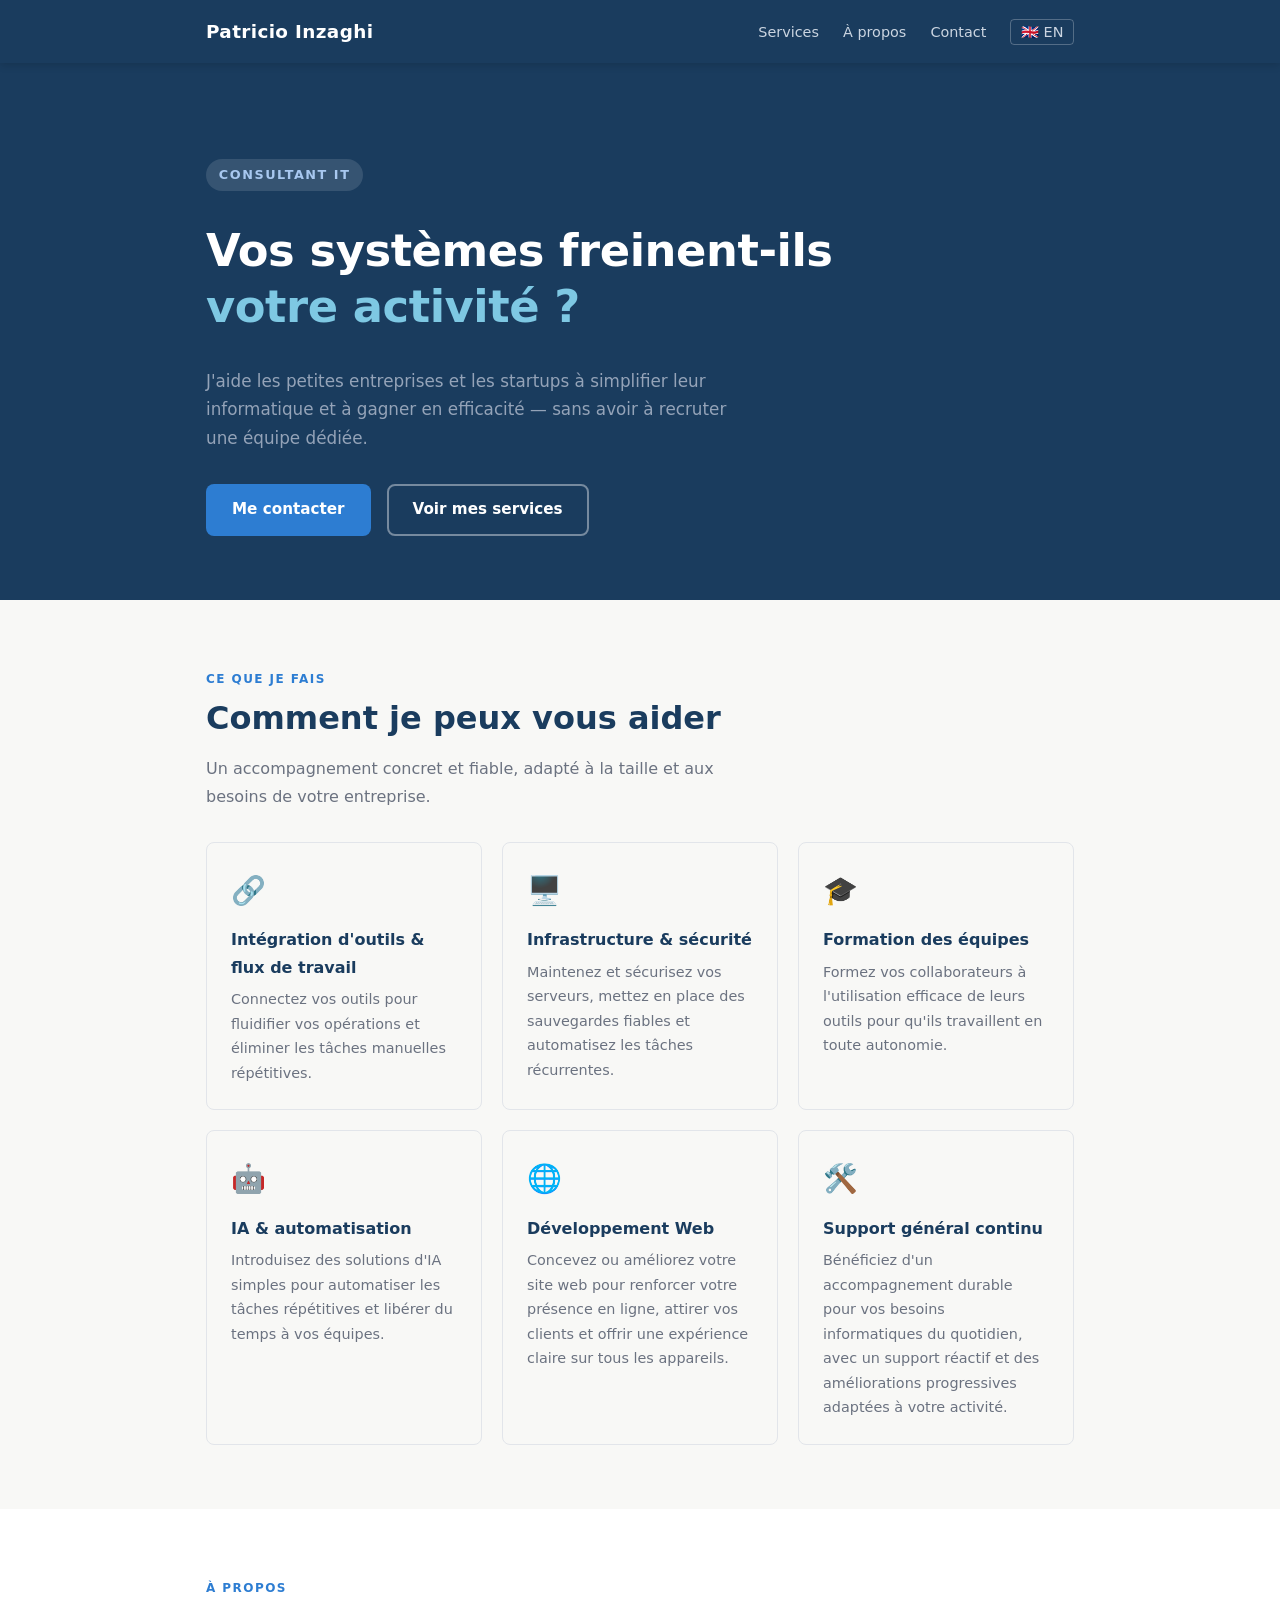
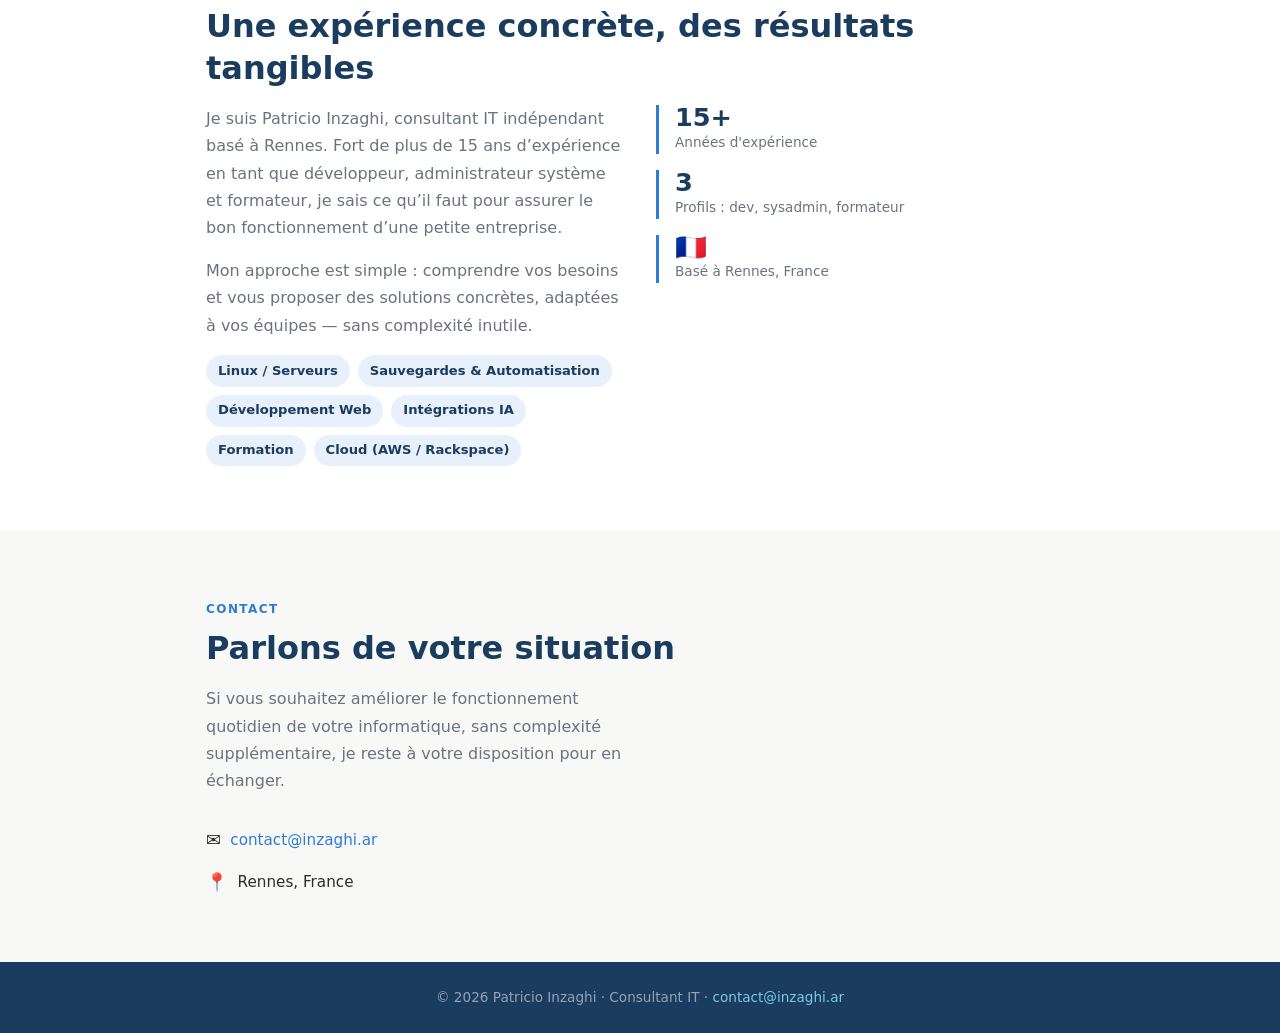
<file: index.html>
<!DOCTYPE html>
<html lang="fr">

<head>
  <meta charset="UTF-8" />
  <meta name="viewport" content="width=device-width, initial-scale=1.0" />
  <meta name="description"
    content="Patricio Inzaghi – Consultant IT indépendant. Accompagnement informatique pratique pour les petites et moyennes entreprises. Basé à Rennes, France." />
  <title>Patricio Inzaghi · Consultant IT</title>
  <link rel="stylesheet" href="css/style.css" />
</head>

<body>

  <!-- ===== Header / Nav ===== -->
  <header>
    <nav>
      <span class="nav-brand">Patricio Inzaghi</span>
      <button class="nav-toggle" id="nav-toggle" aria-label="Afficher la navigation" aria-expanded="false">
        <span></span>
        <span></span>
        <span></span>
      </button>
      <ul class="nav-links" id="nav-links">
        <li><a href="#services">Services</a></li>
        <li><a href="#about">À propos</a></li>
        <li><a href="#contact">Contact</a></li>
        <li><a href="https://it-consultant.inzaghi.ar" class="nav-lang" aria-label="English version">🇬🇧
            EN</a></li>
      </ul>
    </nav>
  </header>

  <!-- ===== Hero ===== -->
  <section id="hero">
    <div class="container">
      <span class="hero-tag">Consultant IT</span>
      <h1 class="hero-title">
        Vos systèmes freinent-ils<br />
        <span>votre activité ?</span>
      </h1>
      <p class="hero-subtitle">
        J'aide les petites entreprises et les startups à simplifier leur informatique
        et à gagner en efficacité — sans avoir à recruter une équipe dédiée.
      </p>
      <div class="hero-actions">
        <a href="mailto:contact@inzaghi.ar" class="btn btn-primary">Me contacter</a>
        <a href="#services" class="btn btn-outline">Voir mes services</a>
      </div>
    </div>
  </section>

  <!-- ===== Services ===== -->
  <section id="services">
    <div class="container">
      <span class="section-label">Ce que je fais</span>
      <h2 class="section-title">Comment je peux vous aider</h2>
      <p class="section-intro">
        Un accompagnement concret et fiable, adapté à la taille et aux besoins de votre entreprise.
      </p>

      <div class="services-grid">

        <div class="service-card">
          <div class="service-icon">🔗</div>
          <h3>Intégration d'outils &amp; flux de travail</h3>
          <p>Connectez vos outils pour fluidifier vos opérations et éliminer les tâches manuelles répétitives.</p>
        </div>

        <div class="service-card">
          <div class="service-icon">🖥️</div>
          <h3>Infrastructure &amp; sécurité</h3>
          <p>Maintenez et sécurisez vos serveurs, mettez en place des sauvegardes fiables et automatisez les tâches
            récurrentes.</p>
        </div>

        <div class="service-card">
          <div class="service-icon">🎓</div>
          <h3>Formation des équipes</h3>
          <p>Formez vos collaborateurs à l'utilisation efficace de leurs outils pour qu'ils travaillent en toute
            autonomie.</p>
        </div>

        <div class="service-card">
          <div class="service-icon">🤖</div>
          <h3>IA &amp; automatisation</h3>
          <p>Introduisez des solutions d'IA simples pour automatiser les tâches répétitives et libérer du temps à vos
            équipes.</p>
        </div>

        <div class="service-card">
          <div class="service-icon">🌐</div>
          <h3>Développement Web</h3>
          <p>Concevez ou améliorez votre site web pour renforcer votre présence en ligne, attirer vos clients et offrir
            une expérience claire sur tous les appareils.</p>
        </div>

        <div class="service-card">
          <div class="service-icon">🛠️</div>
          <h3>Support général continu</h3>
          <p>Bénéficiez d'un accompagnement durable pour vos besoins informatiques du quotidien, avec un support réactif
            et des améliorations progressives adaptées à votre activité.</p>
        </div>

      </div>
    </div>
  </section>

  <!-- ===== About ===== -->
  <section id="about">
    <div class="container">
      <span class="section-label">À propos</span>
      <h2 class="section-title">Une expérience concrète, des résultats tangibles</h2>

      <div class="about-grid">
        <div class="about-text">
          <p>
            Je suis Patricio Inzaghi, consultant IT indépendant basé à Rennes. Fort de plus de 15 ans d’expérience en
            tant que développeur, administrateur système et formateur, je sais ce qu’il faut pour assurer le bon
            fonctionnement d’une petite entreprise.
          </p>
          <p>
            Mon approche est simple : comprendre vos besoins et vous proposer des solutions concrètes, adaptées à vos
            équipes — sans complexité inutile.
          </p>
          <div class="skills-list">
            <span class="skill-tag">Linux / Serveurs</span>
            <span class="skill-tag">Sauvegardes &amp; Automatisation</span>
            <span class="skill-tag">Développement Web</span>
            <span class="skill-tag">Intégrations IA</span>
            <span class="skill-tag">Formation</span>
            <span class="skill-tag">Cloud (AWS / Rackspace)</span>
          </div>
        </div>

        <div class="about-highlights">
          <div class="highlight-item">
            <div class="number">15+</div>
            <div class="label">Années d'expérience</div>
          </div>
          <div class="highlight-item">
            <div class="number">3</div>
            <div class="label">Profils : dev, sysadmin, formateur</div>
          </div>
          <div class="highlight-item">
            <div class="number">🇫🇷</div>
            <div class="label">Basé à Rennes, France</div>
          </div>
        </div>
      </div>
    </div>
  </section>

  <!-- ===== Contact ===== -->
  <section id="contact">
    <div class="container">
      <span class="section-label">Contact</span>
      <h2 class="section-title">Parlons de votre situation</h2>

      <div class="contact-wrapper">
        <div class="contact-info">
          <p>
            Si vous souhaitez améliorer le fonctionnement quotidien de votre informatique,
            sans complexité supplémentaire, je reste à votre disposition pour en échanger.
          </p>
          <ul class="contact-details">
            <li>
              <span class="icon">✉️</span>
              <a href="mailto:contact@inzaghi.ar">contact@inzaghi.ar</a>
            </li>
            <li>
              <span class="icon">📍</span>
              <span>Rennes, France</span>
            </li>
          </ul>
        </div>


      </div>
    </div>
  </section>

  <!-- ===== Footer ===== -->
  <footer>
    <p>© <span id="year"></span> Patricio Inzaghi · Consultant IT ·
      <a href="mailto:contact@inzaghi.ar">contact@inzaghi.ar</a>
    </p>
  </footer>

  <script src="js/main.js"></script>
  <script>document.getElementById('year').textContent = new Date().getFullYear();</script>
</body>

</html>
</file>
<file: css/style.css>
/* ===== Reset & Base ===== */
*, *::before, *::after {
  box-sizing: border-box;
  margin: 0;
  padding: 0;
}

:root {
  --color-bg: #f8f8f6;
  --color-surface: #ffffff;
  --color-primary: #1a3c5e;
  --color-accent: #2d7dd2;
  --color-text: #2c2c2c;
  --color-muted: #6b7280;
  --color-border: #e2e5ea;
  --font-base: 'Segoe UI', system-ui, -apple-system, sans-serif;
  --max-width: 900px;
  --spacing-lg: 4rem;
  --spacing-md: 2rem;
  --spacing-sm: 1rem;
  --radius: 8px;
}

html {
  scroll-behavior: smooth;
}

body {
  font-family: var(--font-base);
  background-color: var(--color-bg);
  color: var(--color-text);
  line-height: 1.7;
  font-size: 1rem;
}

a {
  color: var(--color-accent);
  text-decoration: none;
}

a:hover {
  text-decoration: underline;
}

img {
  display: block;
  max-width: 100%;
}

/* ===== Layout ===== */
.container {
  width: 100%;
  max-width: var(--max-width);
  margin: 0 auto;
  padding: 0 var(--spacing-sm);
}

section {
  padding: var(--spacing-lg) 0;
}

section:nth-child(even) {
  background-color: var(--color-surface);
}

/* ===== Navigation ===== */
header {
  position: sticky;
  top: 0;
  z-index: 100;
  background-color: var(--color-primary);
  box-shadow: 0 2px 8px rgba(0, 0, 0, 0.15);
}

nav {
  display: flex;
  align-items: center;
  justify-content: space-between;
  padding: 1rem var(--spacing-sm);
  max-width: var(--max-width);
  margin: 0 auto;
}

.nav-brand {
  font-size: 1.15rem;
  font-weight: 700;
  color: #ffffff;
  letter-spacing: 0.02em;
}

.nav-links {
  display: flex;
  list-style: none;
  gap: 1.5rem;
}

.nav-links a {
  color: #cbd5e1;
  font-size: 0.9rem;
  font-weight: 500;
  transition: color 0.2s;
}

.nav-links a:hover {
  color: #ffffff;
  text-decoration: none;
}

/* Hamburger menu (mobile) */
.nav-toggle {
  display: none;
  flex-direction: column;
  gap: 5px;
  cursor: pointer;
  background: none;
  border: none;
  padding: 4px;
}

.nav-toggle span {
  display: block;
  width: 24px;
  height: 2px;
  background-color: #ffffff;
  border-radius: 2px;
  transition: transform 0.25s, opacity 0.25s;
}

/* ===== Hero ===== */
#hero {
  background-color: var(--color-primary);
  color: #ffffff;
  padding: calc(var(--spacing-lg) * 1.5) 0 var(--spacing-lg);
}

#hero .container {
  display: flex;
  flex-direction: column;
  gap: var(--spacing-md);
}

.hero-tag {
  display: inline-block;
  background-color: rgba(255, 255, 255, 0.12);
  color: #a8c8f0;
  font-size: 0.8rem;
  font-weight: 600;
  letter-spacing: 0.12em;
  text-transform: uppercase;
  padding: 0.3rem 0.8rem;
  border-radius: 20px;
  width: fit-content;
}

.hero-title {
  font-size: clamp(1.8rem, 5vw, 2.8rem);
  font-weight: 700;
  line-height: 1.25;
  letter-spacing: -0.01em;
}

.hero-title span {
  color: #7ec8e3;
}

.hero-subtitle {
  font-size: 1.05rem;
  color: #94a3b8;
  max-width: 540px;
}

.hero-actions {
  display: flex;
  flex-wrap: wrap;
  gap: var(--spacing-sm);
}

/* ===== Buttons ===== */
.btn {
  display: inline-block;
  padding: 0.7rem 1.5rem;
  border-radius: var(--radius);
  font-weight: 600;
  font-size: 0.95rem;
  cursor: pointer;
  border: 2px solid transparent;
  transition: background-color 0.2s, color 0.2s, border-color 0.2s;
  text-decoration: none;
}

.btn-primary {
  background-color: var(--color-accent);
  color: #ffffff;
}

.btn-primary:hover {
  background-color: #1a5fa3;
  text-decoration: none;
}

.btn-outline {
  background-color: transparent;
  color: #ffffff;
  border-color: rgba(255, 255, 255, 0.4);
}

.btn-outline:hover {
  background-color: rgba(255, 255, 255, 0.08);
  border-color: #ffffff;
  text-decoration: none;
}

/* ===== Section Headers ===== */
.section-label {
  display: inline-block;
  font-size: 0.75rem;
  font-weight: 700;
  letter-spacing: 0.12em;
  text-transform: uppercase;
  color: var(--color-accent);
  margin-bottom: 0.5rem;
}

.section-title {
  font-size: clamp(1.4rem, 3vw, 2rem);
  font-weight: 700;
  color: var(--color-primary);
  margin-bottom: var(--spacing-sm);
  line-height: 1.3;
}

.section-intro {
  color: var(--color-muted);
  max-width: 560px;
  margin-bottom: var(--spacing-md);
}

/* ===== Services ===== */
.services-grid {
  display: grid;
  grid-template-columns: repeat(auto-fit, minmax(240px, 1fr));
  gap: 1.25rem;
}

.service-card {
  background-color: var(--color-bg);
  border: 1px solid var(--color-border);
  border-radius: var(--radius);
  padding: 1.5rem;
  transition: box-shadow 0.2s, border-color 0.2s;
}

.service-card:hover {
  box-shadow: 0 4px 16px rgba(0, 0, 0, 0.07);
  border-color: var(--color-accent);
}

.service-icon {
  font-size: 1.75rem;
  margin-bottom: 0.75rem;
}

.service-card h3 {
  font-size: 1rem;
  font-weight: 700;
  color: var(--color-primary);
  margin-bottom: 0.4rem;
}

.service-card p {
  font-size: 0.9rem;
  color: var(--color-muted);
}

/* ===== About ===== */
.about-grid {
  display: grid;
  grid-template-columns: 1fr 1fr;
  gap: var(--spacing-md);
  align-items: start;
}

.about-text p {
  color: var(--color-muted);
  margin-bottom: var(--spacing-sm);
}

.skills-list {
  display: flex;
  flex-wrap: wrap;
  gap: 0.5rem;
  margin-top: var(--spacing-sm);
}

.skill-tag {
  background-color: #e8f0fb;
  color: var(--color-primary);
  font-size: 0.82rem;
  font-weight: 600;
  padding: 0.3rem 0.75rem;
  border-radius: 20px;
}

.about-highlights {
  display: flex;
  flex-direction: column;
  gap: 1rem;
}

.highlight-item {
  border-left: 3px solid var(--color-accent);
  padding-left: 1rem;
}

.highlight-item .number {
  font-size: 1.6rem;
  font-weight: 700;
  color: var(--color-primary);
  line-height: 1;
}

.highlight-item .label {
  font-size: 0.85rem;
  color: var(--color-muted);
}

/* ===== Contact ===== */
.contact-wrapper {
  display: grid;
  grid-template-columns: 1fr 1fr;
  gap: var(--spacing-md);
  align-items: start;
}

.contact-info p {
  color: var(--color-muted);
  margin-bottom: var(--spacing-md);
}

.contact-details {
  list-style: none;
  display: flex;
  flex-direction: column;
  gap: 0.75rem;
}

.contact-details li {
  display: flex;
  align-items: center;
  gap: 0.6rem;
  font-size: 0.95rem;
  color: var(--color-text);
}

.contact-details li .icon {
  font-size: 1.1rem;
  flex-shrink: 0;
}

/* Form */
.contact-form {
  display: flex;
  flex-direction: column;
  gap: 1rem;
}

.form-group {
  display: flex;
  flex-direction: column;
  gap: 0.3rem;
}

.form-group label {
  font-size: 0.85rem;
  font-weight: 600;
  color: var(--color-text);
}

.form-group input,
.form-group textarea,
.form-group select {
  border: 1px solid var(--color-border);
  border-radius: var(--radius);
  padding: 0.65rem 0.85rem;
  font-family: var(--font-base);
  font-size: 0.95rem;
  color: var(--color-text);
  background-color: var(--color-bg);
  width: 100%;
  transition: border-color 0.2s, box-shadow 0.2s;
}

.form-group input:focus,
.form-group textarea:focus,
.form-group select:focus {
  outline: none;
  border-color: var(--color-accent);
  box-shadow: 0 0 0 3px rgba(45, 125, 210, 0.15);
}

.form-group textarea {
  resize: vertical;
  min-height: 120px;
}

/* Success message */
.form-success {
  display: none;
  background-color: #ecfdf5;
  border: 1px solid #6ee7b7;
  border-radius: var(--radius);
  padding: 1rem;
  color: #065f46;
  font-size: 0.95rem;
  text-align: center;
}

/* Language switcher */
.nav-lang {
  color: #cbd5e1;
  font-size: 0.82rem;
  font-weight: 600;
  padding: 0.25rem 0.6rem;
  border: 1px solid rgba(255, 255, 255, 0.25);
  border-radius: 4px;
  transition: color 0.2s, border-color 0.2s;
  white-space: nowrap;
}

.nav-lang:hover {
  color: #ffffff;
  border-color: rgba(255, 255, 255, 0.6);
  text-decoration: none;
}

/* ===== Footer ===== */
footer {
  background-color: var(--color-primary);
  color: #94a3b8;
  text-align: center;
  padding: 1.5rem var(--spacing-sm);
  font-size: 0.85rem;
}

footer a {
  color: #7ec8e3;
}

/* ===== Responsive ===== */
@media (max-width: 700px) {
  :root {
    --spacing-lg: 2.5rem;
  }

  /* Mobile nav */
  .nav-toggle {
    display: flex;
  }

  .nav-links {
    display: none;
    flex-direction: column;
    gap: 0;
    position: absolute;
    top: 100%;
    left: 0;
    right: 0;
    background-color: var(--color-primary);
    padding: 0.5rem 0 1rem;
    border-top: 1px solid rgba(255, 255, 255, 0.1);
  }

  .nav-links.open {
    display: flex;
  }

  .nav-links li a {
    display: block;
    padding: 0.6rem 1.25rem;
    font-size: 1rem;
  }

  /* About */
  .about-grid {
    grid-template-columns: 1fr;
  }

  .about-highlights {
    flex-direction: row;
    flex-wrap: wrap;
  }

  .highlight-item {
    flex: 1 1 120px;
  }

  /* Contact */
  .contact-wrapper {
    grid-template-columns: 1fr;
  }
}

@media (max-width: 400px) {
  .hero-actions {
    flex-direction: column;
  }

  .btn {
    text-align: center;
  }
}
</file>
